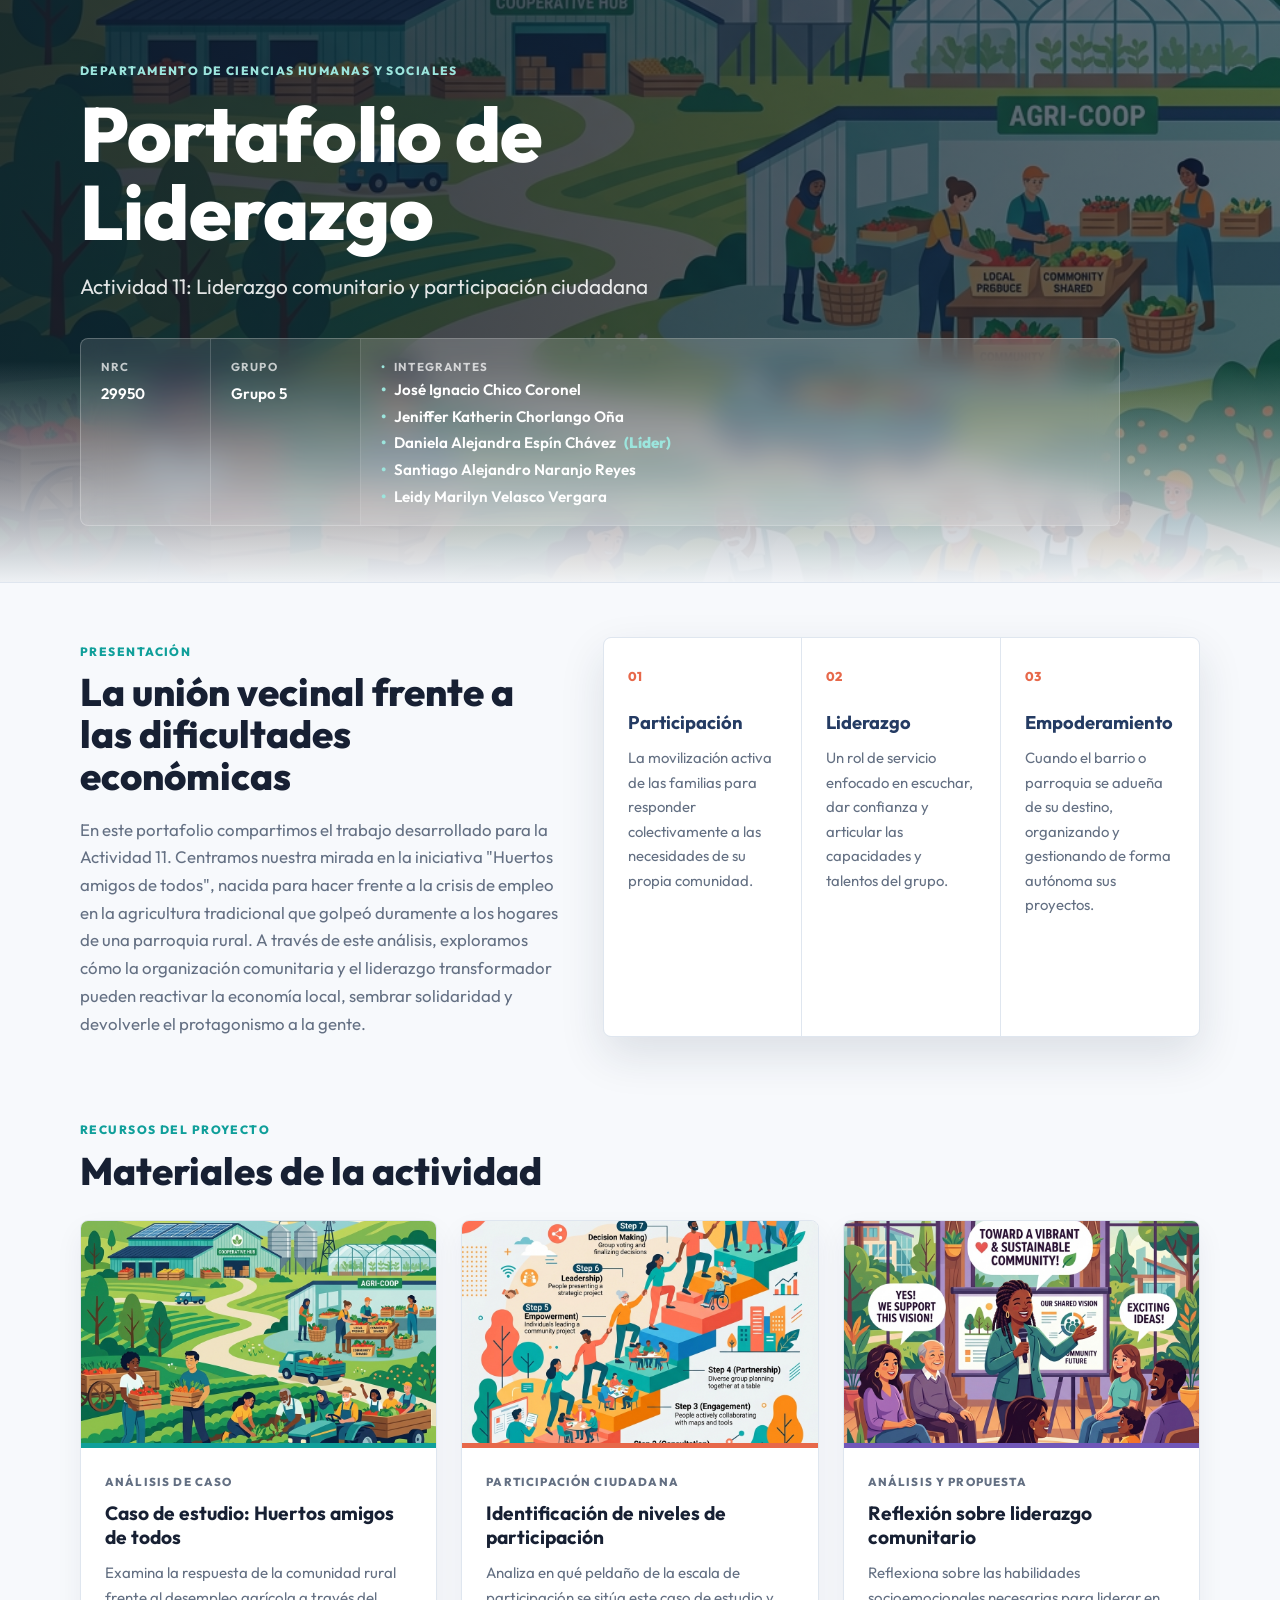
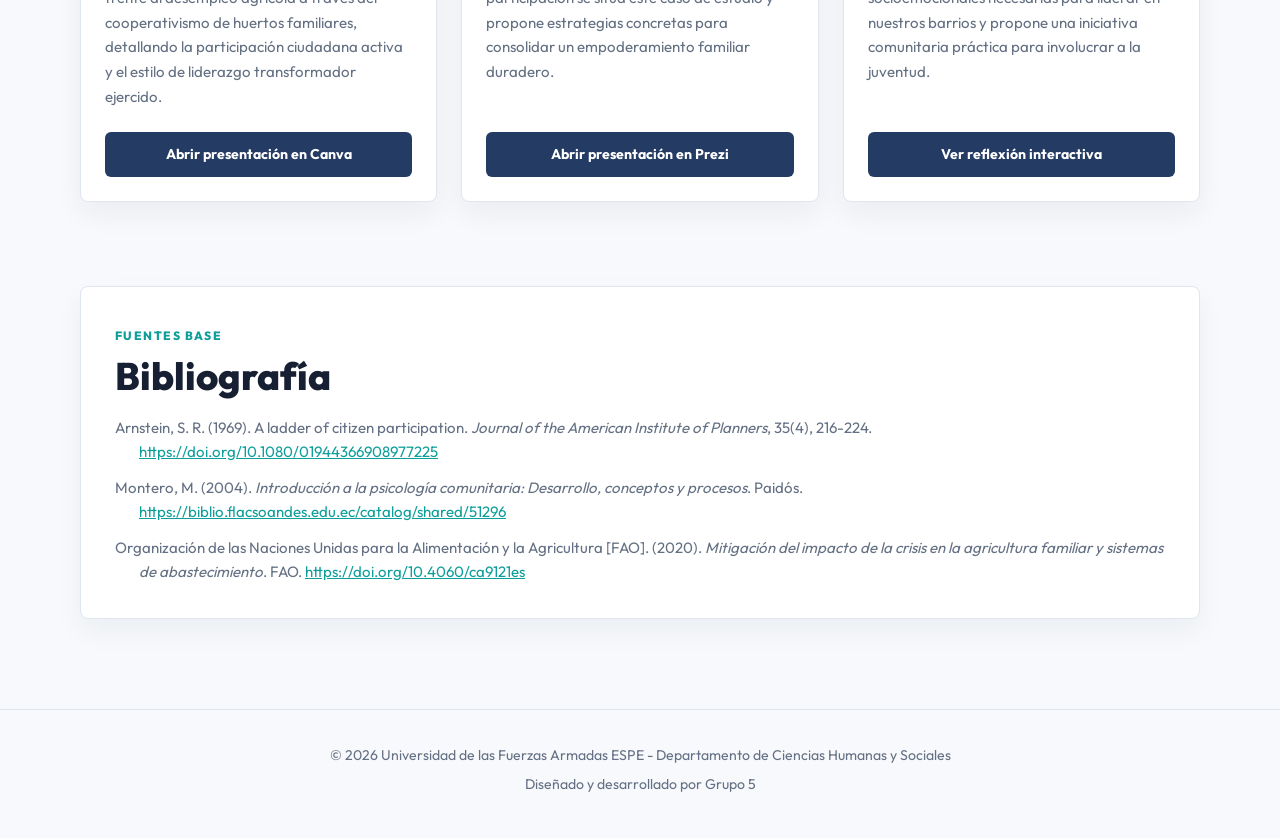
<file: index.html>
<!DOCTYPE html>
<html lang="es">
<head>
    <meta charset="UTF-8">
    <meta name="viewport" content="width=device-width, initial-scale=1.0">
    <title>Portafolio de Liderazgo - Actividad 11</title>
    <link rel="preconnect" href="https://fonts.googleapis.com">
    <link rel="preconnect" href="https://fonts.gstatic.com" crossorigin>
    <link href="https://fonts.googleapis.com/css2?family=Outfit:wght@300;400;500;600;700;800&display=swap" rel="stylesheet">
    <link rel="stylesheet" href="styles.css">
</head>
<body>
    <header class="hero">
        <div class="hero-overlay"></div>
        <div class="hero-content">
            <span class="badge">Departamento de Ciencias Humanas y Sociales</span>
            <h1 class="main-title">Portafolio de Liderazgo</h1>
            <p class="subtitle">Actividad 11: Liderazgo comunitario y participación ciudadana</p>

            <div class="project-meta" aria-label="Datos del proyecto">
                <div class="meta-item">
                    <span class="meta-label">NRC</span>
                    <strong>29950</strong>
                </div>
                <div class="meta-item">
                    <span class="meta-label">Grupo</span>
                    <strong>Grupo 5</strong>
                </div>
                <div class="meta-item meta-members">
                    <span class="meta-label">Integrantes</span>
                    <strong>
                        <span>José Ignacio Chico Coronel</span>
                        <span>Jeniffer Katherin Chorlango Oña</span>
                        <span>Daniela Alejandra Espín Chávez <em>(Líder)</em></span>
                        <span>Santiago Alejandro Naranjo Reyes</span>
                        <span>Leidy Marilyn Velasco Vergara</span>
                    </strong>
                </div>
            </div>
        </div>
    </header>

    <main>
        <section class="intro-section fade-in">
            <div class="intro-copy">
                <span class="section-kicker">Presentación</span>
                <h2>La unión vecinal frente a las dificultades económicas</h2>
                <p>
                    En este portafolio compartimos el trabajo desarrollado para la Actividad 11. Centramos nuestra mirada en la iniciativa "Huertos amigos de todos", nacida para hacer frente a la crisis de empleo en la agricultura tradicional que golpeó duramente a los hogares de una parroquia rural. A través de este análisis, exploramos cómo la organización comunitaria y el liderazgo transformador pueden reactivar la economía local, sembrar solidaridad y devolverle el protagonismo a la gente.
                </p>
            </div>
            <div class="insight-strip" aria-label="Síntesis de ideas principales">
                <article>
                    <span>01</span>
                    <strong>Participación</strong>
                    <p>La movilización activa de las familias para responder colectivamente a las necesidades de su propia comunidad.</p>
                </article>
                <article>
                    <span>02</span>
                    <strong>Liderazgo</strong>
                    <p>Un rol de servicio enfocado en escuchar, dar confianza y articular las capacidades y talentos del grupo.</p>
                </article>
                <article>
                    <span>03</span>
                    <strong>Empoderamiento</strong>
                    <p>Cuando el barrio o parroquia se adueña de su destino, organizando y gestionando de forma autónoma sus proyectos.</p>
                </article>
            </div>
        </section>

        <section class="gallery-section fade-in" aria-labelledby="recursos-title">
            <div class="section-heading">
                <div class="heading-text">
                    <span class="section-kicker">Recursos del proyecto</span>
                    <h2 id="recursos-title">Materiales de la actividad</h2>
                </div>
            </div>

            <div class="cards-grid">
                <article class="card theme-case">
                    <img src="assets/analisis_caso.png" alt="Huertos amigos de todos - análisis de caso">
                    <div class="card-content">
                        <span class="card-category">Análisis de caso</span>
                        <h3>Caso de estudio: Huertos amigos de todos</h3>
                        <p>Examina la respuesta de la comunidad rural frente al desempleo agrícola a través del cooperativismo de huertos familiares, detallando la participación ciudadana activa y el estilo de liderazgo transformador ejercido.</p>
                        <a href="https://canva.link/lp347n2778goq2j" target="_blank" rel="noopener" class="btn-primary">Abrir presentación en Canva</a>
                    </div>
                </article>

                <article class="card theme-levels">
                    <img src="assets/niveles_participacion.png" alt="Niveles de participación comunitaria">
                    <div class="card-content">
                        <span class="card-category">Participación ciudadana</span>
                        <h3>Identificación de niveles de participación</h3>
                        <p>Analiza en qué peldaño de la escala de participación se sitúa este caso de estudio y propone estrategias concretas para consolidar un empoderamiento familiar duradero.</p>
                        <a href="https://prezi.com/view/fFzERnQOCliyj9FupO9U/?referral_token=-t4MgnlnB3FN" target="_blank" rel="noopener" class="btn-primary">Abrir presentación en Prezi</a>
                    </div>
                </article>

                <article class="card theme-reflection">
                    <img src="assets/reflexion_liderazgo.png" alt="Reflexión sobre liderazgo y desarrollo local">
                    <div class="card-content">
                        <span class="card-category">Análisis y Propuesta</span>
                        <h3>Reflexión sobre liderazgo comunitario</h3>
                        <p>Reflexiona sobre las habilidades socioemocionales necesarias para liderar en nuestros barrios y propone una iniciativa comunitaria práctica para involucrar a la juventud.</p>
                        <a href="reflexion_liderazgo.html" class="btn-primary">Ver reflexión interactiva</a>
                    </div>
                </article>
            </div>
        </section>

        <section class="bib-section fade-in" aria-labelledby="bibliografia-title">
            <div class="bib-card">
                <span class="section-kicker">Fuentes base</span>
                <h2 id="bibliografia-title">Bibliografía</h2>
                <ul class="bib-list">
                    <li>Arnstein, S. R. (1969). A ladder of citizen participation. <em>Journal of the American Institute of Planners</em>, 35(4), 216-224. <a href="https://doi.org/10.1080/01944366908977225" target="_blank" rel="noopener" style="color: var(--teal); text-decoration: underline;">https://doi.org/10.1080/01944366908977225</a></li>
                    <li>Montero, M. (2004). <em>Introducción a la psicología comunitaria: Desarrollo, conceptos y procesos</em>. Paidós. <a href="https://biblio.flacsoandes.edu.ec/catalog/shared/51296" target="_blank" rel="noopener" style="color: var(--teal); text-decoration: underline;">https://biblio.flacsoandes.edu.ec/catalog/shared/51296</a></li>
                    <li>Organización de las Naciones Unidas para la Alimentación y la Agricultura [FAO]. (2020). <em>Mitigación del impacto de la crisis en la agricultura familiar y sistemas de abastecimiento</em>. FAO. <a href="https://doi.org/10.4060/ca9121es" target="_blank" rel="noopener" style="color: var(--teal); text-decoration: underline;">https://doi.org/10.4060/ca9121es</a></li>
                </ul>
            </div>
        </section>
    </main>

    <footer>
        <p>© 2026 Universidad de las Fuerzas Armadas ESPE - Departamento de Ciencias Humanas y Sociales</p>
        <p>Diseñado y desarrollado por Grupo 5</p>
    </footer>

    <script src="script.js"></script>
</body>
</html>
</file>
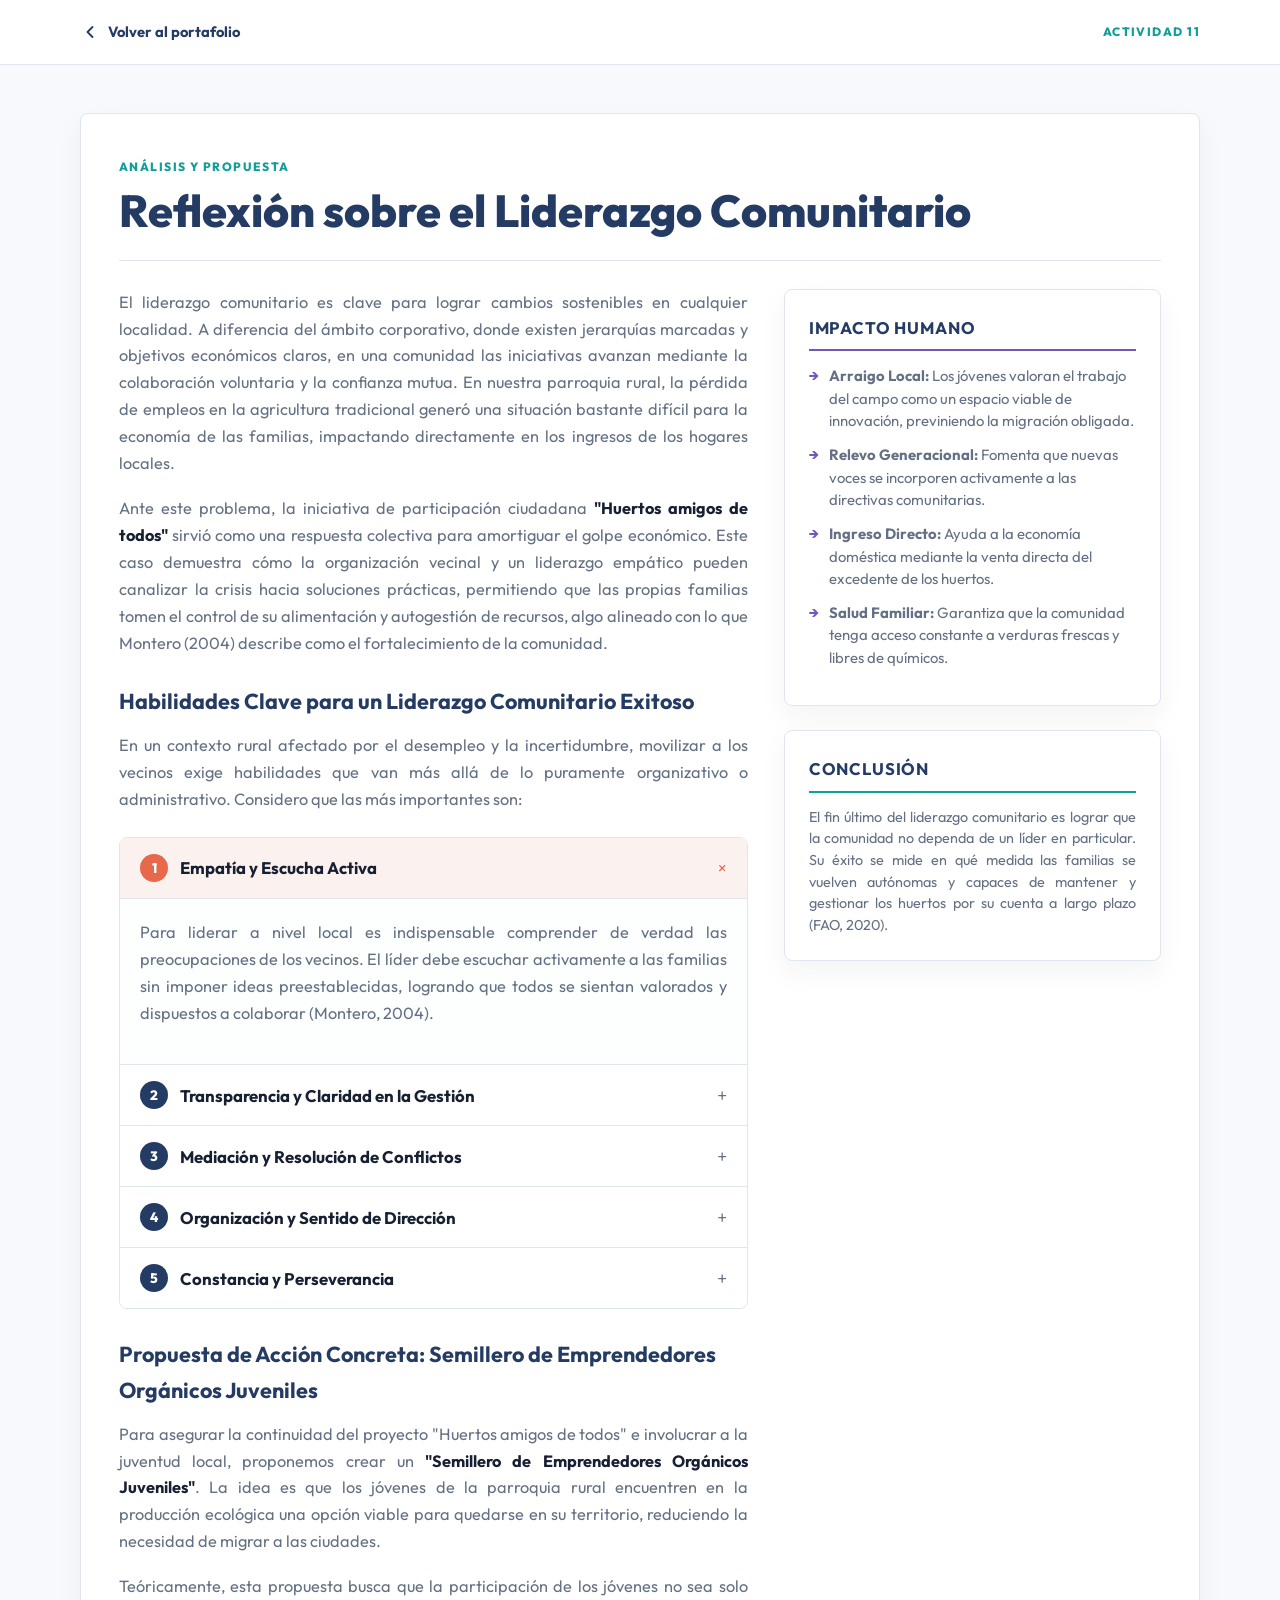
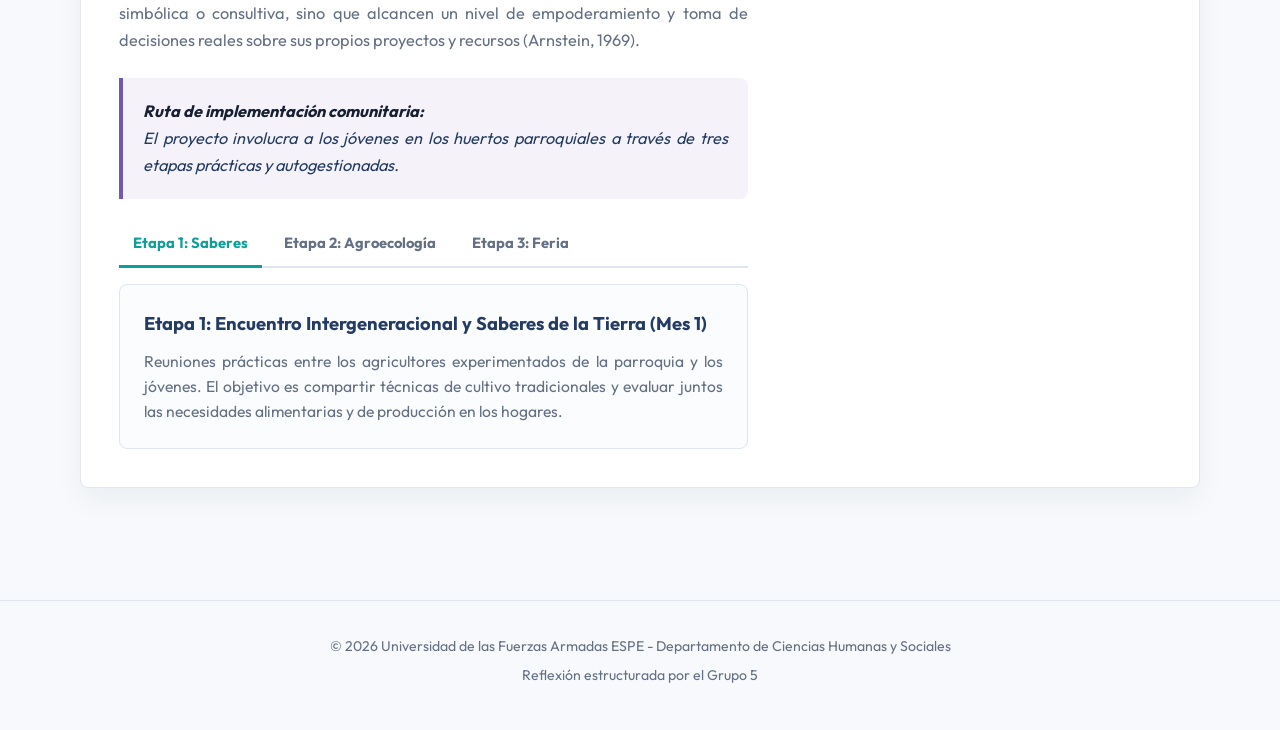
<file: reflexion_liderazgo.html>
<!DOCTYPE html>
<html lang="es">
<head>
    <meta charset="UTF-8">
    <meta name="viewport" content="width=device-width, initial-scale=1.0">
    <title>Reflexión sobre Liderazgo Comunitario</title>
    <link rel="preconnect" href="https://fonts.googleapis.com">
    <link rel="preconnect" href="https://fonts.gstatic.com" crossorigin>
    <link href="https://fonts.googleapis.com/css2?family=Outfit:wght@300;400;500;600;700;800&display=swap" rel="stylesheet">
    <link rel="stylesheet" href="styles.css">
</head>
<body>
    <nav class="topbar" aria-label="Navegación principal">
        <div class="topbar-inner">
            <a href="index.html" class="btn-back">
                <svg viewBox="0 0 24 24" fill="none" aria-hidden="true">
                    <path d="M15 18l-6-6 6-6" stroke="currentColor" stroke-width="2.2" stroke-linecap="round" stroke-linejoin="round"/>
                </svg>
                Volver al portafolio
            </a>
            <span class="section-kicker">Actividad 11</span>
        </div>
    </nav>

    <main class="page-shell detail-section">
        <div class="detail-card">
            <div class="detail-header">
                <span class="section-kicker">Análisis y Propuesta</span>
                <h1>Reflexión sobre el Liderazgo Comunitario</h1>
            </div>

            <div class="detail-layout">
                <div class="rich-content">
                    <p>
                        El liderazgo comunitario es clave para lograr cambios sostenibles en cualquier localidad. A diferencia del ámbito corporativo, donde existen jerarquías marcadas y objetivos económicos claros, en una comunidad las iniciativas avanzan mediante la colaboración voluntaria y la confianza mutua. En nuestra parroquia rural, la pérdida de empleos en la agricultura tradicional generó una situación bastante difícil para la economía de las familias, impactando directamente en los ingresos de los hogares locales. 
                    </p>
                    <p>
                        Ante este problema, la iniciativa de participación ciudadana <strong>"Huertos amigos de todos"</strong> sirvió como una respuesta colectiva para amortiguar el golpe económico. Este caso demuestra cómo la organización vecinal y un liderazgo empático pueden canalizar la crisis hacia soluciones prácticas, permitiendo que las propias familias tomen el control de su alimentación y autogestión de recursos, algo alineado con lo que Montero (2004) describe como el fortalecimiento de la comunidad.
                    </p>

                    <h3>Habilidades Clave para un Liderazgo Comunitario Exitoso</h3>
                    <p>
                        En un contexto rural afectado por el desempleo y la incertidumbre, movilizar a los vecinos exige habilidades que van más allá de lo puramente organizativo o administrativo. Considero que las más importantes son:
                    </p>

                    <div class="interactive-ladder">
                        <div class="ladder-step active-step">
                            <button class="ladder-header" aria-expanded="true">
                                <span class="ladder-title">
                                    <span class="ladder-num">1</span>
                                    <strong>Empatía y Escucha Activa</strong>
                                </span>
                                <span class="ladder-icon">+</span>
                            </button>
                            <div class="ladder-body">
                                <p>Para liderar a nivel local es indispensable comprender de verdad las preocupaciones de los vecinos. El líder debe escuchar activamente a las familias sin imponer ideas preestablecidas, logrando que todos se sientan valorados y dispuestos a colaborar (Montero, 2004).</p>
                            </div>
                        </div>

                        <div class="ladder-step">
                            <button class="ladder-header" aria-expanded="false">
                                <span class="ladder-title">
                                    <span class="ladder-num">2</span>
                                    <strong>Transparencia y Claridad en la Gestión</strong>
                                </span>
                                <span class="ladder-icon">+</span>
                            </button>
                            <div class="ladder-body">
                                <p>En proyectos colectivos como el de los huertos, la desconfianza puede disolver el grupo rápidamente. El líder debe mantener informados a todos sobre el manejo de semillas, herramientas o la repartición de las cosechas, evitando rumores y malentendidos (FAO, 2020).</p>
                            </div>
                        </div>

                        <div class="ladder-step">
                            <button class="ladder-header" aria-expanded="false">
                                <span class="ladder-title">
                                    <span class="ladder-num">3</span>
                                    <strong>Mediación y Resolución de Conflictos</strong>
                                </span>
                                <span class="ladder-icon">+</span>
                            </button>
                            <div class="ladder-body">
                                <p>En cualquier grupo humano surgen desacuerdos (por ejemplo, sobre los turnos de riego o la distribución de tareas). El líder debe actuar como un mediador justo y neutral, facilitando conversaciones que prioricen el bienestar general de la comunidad.</p>
                            </div>
                        </div>

                        <div class="ladder-step">
                            <button class="ladder-header" aria-expanded="false">
                                <span class="ladder-title">
                                    <span class="ladder-num">4</span>
                                    <strong>Organización y Sentido de Dirección</strong>
                                </span>
                                <span class="ladder-icon">+</span>
                            </button>
                            <div class="ladder-body">
                                <p>Frente a una crisis, la dispersión es común. El líder debe ayudar a estructurar el trabajo diario de forma clara (quién prepara el suelo, quién hace el abono, quién gestiona las ventas) para que el esfuerzo de todos apunte a metas realizables a mediano plazo (FAO, 2020).</p>
                            </div>
                        </div>

                        <div class="ladder-step">
                            <button class="ladder-header" aria-expanded="false">
                                <span class="ladder-title">
                                    <span class="ladder-num">5</span>
                                    <strong>Constancia y Perseverancia</strong>
                                </span>
                                <span class="ladder-icon">+</span>
                            </button>
                            <div class="ladder-body">
                                <p>Los procesos comunitarios suelen ser lentos y a veces enfrentan trabas externas o desinterés temporal de los propios participantes. Mantener la constancia y la motivación es vital para que los proyectos no queden a medio camino.</p>
                            </div>
                        </div>
                    </div>

                    <h3>Propuesta de Acción Concreta: Semillero de Emprendedores Orgánicos Juveniles</h3>
                    <p>
                        Para asegurar la continuidad del proyecto "Huertos amigos de todos" e involucrar a la juventud local, proponemos crear un <strong>"Semillero de Emprendedores Orgánicos Juveniles"</strong>. La idea es que los jóvenes de la parroquia rural encuentren en la producción ecológica una opción viable para quedarse en su territorio, reduciendo la necesidad de migrar a las ciudades.
                    </p>
                    <p>
                        Teóricamente, esta propuesta busca que la participación de los jóvenes no sea solo simbólica o consultiva, sino que alcancen un nivel de empoderamiento y toma de decisiones reales sobre sus propios proyectos y recursos (Arnstein, 1969).
                    </p>
                    
                    <div class="highlight-block theme-reflection">
                        <p>
                            <strong>Ruta de implementación comunitaria:</strong>
                            <br>El proyecto involucra a los jóvenes en los huertos parroquiales a través de tres etapas prácticas y autogestionadas.
                        </p>
                    </div>

                    <div class="stage-tabs">
                        <button class="tab-btn active-tab" data-tab="etapa1">Etapa 1: Saberes</button>
                        <button class="tab-btn" data-tab="etapa2">Etapa 2: Agroecología</button>
                        <button class="tab-btn" data-tab="etapa3">Etapa 3: Feria</button>
                    </div>

                    <div id="etapa1" class="tab-content active-content">
                        <h4>Etapa 1: Encuentro Intergeneracional y Saberes de la Tierra (Mes 1)</h4>
                        <p>Reuniones prácticas entre los agricultores experimentados de la parroquia y los jóvenes. El objetivo es compartir técnicas de cultivo tradicionales y evaluar juntos las necesidades alimentarias y de producción en los hogares.</p>
                    </div>

                    <div id="etapa2" class="tab-content">
                        <h4>Etapa 2: Agroecología y Liderazgo Digital (Mes 2)</h4>
                        <p>Capacitaciones sencillas sobre abonos orgánicos, optimización del riego y el uso de redes sociales para promover los productos locales entre los vecinos del cantón.</p>
                    </div>

                    <div id="etapa3" class="tab-content">
                        <h4>Etapa 3: "De la Parcela a la Mesa" - Feria y Canastas (Mes 3)</h4>
                        <p>Los jóvenes organizan de forma autónoma una feria periódica de venta directa y preparan canastas de hortalizas para entregar a domicilio, logrando ingresos directos para las familias de los huertos.</p>
                    </div>
                </div>

                <div class="sidebar-panel">
                    <div class="side-card theme-reflection">
                        <h4>Impacto Humano</h4>
                        <ul class="side-list">
                            <li><strong>Arraigo Local:</strong> Los jóvenes valoran el trabajo del campo como un espacio viable de innovación, previniendo la migración obligada.</li>
                            <li><strong>Relevo Generacional:</strong> Fomenta que nuevas voces se incorporen activamente a las directivas comunitarias.</li>
                            <li><strong>Ingreso Directo:</strong> Ayuda a la economía doméstica mediante la venta directa del excedente de los huertos.</li>
                            <li><strong>Salud Familiar:</strong> Garantiza que la comunidad tenga acceso constante a verduras frescas y libres de químicos.</li>
                        </ul>
                    </div>

                    <div class="side-card">
                        <h4>Conclusión</h4>
                        <p style="font-size: 0.9rem; color: var(--muted); line-height: 1.5; text-align: justify;">
                            El fin último del liderazgo comunitario es lograr que la comunidad no dependa de un líder en particular. Su éxito se mide en qué medida las familias se vuelven autónomas y capaces de mantener y gestionar los huertos por su cuenta a largo plazo (FAO, 2020).
                        </p>
                    </div>
                </div>
            </div>
        </div>
    </main>

    <footer>
        <p>© 2026 Universidad de las Fuerzas Armadas ESPE - Departamento de Ciencias Humanas y Sociales</p>
        <p>Reflexión estructurada por el Grupo 5</p>
    </footer>

    <script src="script.js"></script>
</body>
</html>
</file>
<file: styles.css>
:root {
    --ink: #172033;
    --muted: #647083;
    --paper: #f7f9fc;
    --panel: #ffffff;
    --line: #dfe6ef;
    --navy: #243b63;
    --teal: #0f9f9a;
    --coral: #e7684a;
    --violet: #7157b8;
    --gold: #d99a25;
    --shadow: 0 18px 45px rgba(26, 40, 68, 0.12);
    --radius: 8px;
}

* {
    box-sizing: border-box;
    margin: 0;
    padding: 0;
}

body {
    background: var(--paper);
    color: var(--ink);
    font-family: 'Outfit', sans-serif;
    line-height: 1.65;
    -webkit-font-smoothing: antialiased;
}

/* Header & Hero */
.hero {
    min-height: 540px;
    position: relative;
    display: grid;
    align-items: end;
    padding: 56px 24px;
    overflow: hidden;
    background:
        linear-gradient(90deg, rgba(14, 24, 40, 0.85), rgba(14, 24, 40, 0.6)),
        url("assets/analisis_caso.png") center / cover no-repeat;
    color: #fff;
    border-bottom: 1px solid var(--line);
}

.hero-overlay {
    position: absolute;
    inset: auto 0 0;
    height: 38%;
    background: linear-gradient(180deg, transparent, rgba(247, 249, 252, 0.96));
    pointer-events: none;
}

.hero-content {
    position: relative;
    z-index: 1;
    width: min(1120px, 100%);
    margin: 0 auto;
}

.badge,
.section-kicker {
    display: inline-flex;
    align-items: center;
    color: var(--teal);
    font-size: 0.75rem;
    font-weight: 800;
    letter-spacing: 0.12em;
    text-transform: uppercase;
}

.badge {
    color: #9ce5dd;
    margin-bottom: 14px;
}

.main-title {
    max-width: 800px;
    font-size: clamp(2.4rem, 6.5vw, 4.8rem);
    font-weight: 800;
    line-height: 1.02;
    letter-spacing: -0.01em;
}

.subtitle {
    max-width: 680px;
    margin-top: 18px;
    color: rgba(255, 255, 255, 0.88);
    font-size: clamp(1.05rem, 2vw, 1.3rem);
    font-weight: 400;
}

/* Metadata Badge Panel */
.project-meta {
    width: min(1040px, 100%);
    margin-top: 34px;
    display: grid;
    grid-template-columns: 130px 150px minmax(0, 1fr);
    border: 1px solid rgba(255, 255, 255, 0.24);
    background: rgba(255, 255, 255, 0.12);
    backdrop-filter: blur(14px);
    border-radius: var(--radius);
    overflow: hidden;
}

.meta-item {
    padding: 18px 20px;
    border-right: 1px solid rgba(255, 255, 255, 0.18);
}

.meta-item:last-child {
    border-right: 0;
}

.meta-label {
    display: block;
    margin-bottom: 4px;
    color: rgba(255, 255, 255, 0.72);
    font-size: 0.72rem;
    font-weight: 700;
    letter-spacing: 0.1em;
    text-transform: uppercase;
}

.meta-item strong {
    font-size: 0.95rem;
    font-weight: 600;
}

.meta-members {
    background: rgba(255, 255, 255, 0.08);
}

.meta-members strong {
    display: flex;
    flex-direction: column;
    gap: 7px;
    font-size: 0.95rem;
    line-height: 1.3;
}

.meta-members span {
    display: flex;
    align-items: baseline;
    gap: 8px;
}

.meta-members span::before {
    content: "•";
    color: #9ce5dd;
    font-weight: 800;
}

.meta-members em {
    color: #9ce5dd;
    font-style: normal;
    font-weight: 800;
}

/* Structure and Layout */
main {
    position: relative;
    z-index: 2;
}

.intro-section,
.gallery-section,
.bib-section,
.detail-section {
    width: min(1120px, calc(100% - 40px));
    margin: 0 auto;
}

.intro-section {
    display: grid;
    grid-template-columns: minmax(0, 0.9fr) minmax(0, 1.1fr);
    gap: 34px;
    padding: 54px 0 36px;
}

.intro-copy h2,
.section-heading h2,
.bib-card h2,
.detail-card h2 {
    margin-top: 8px;
    color: var(--ink);
    font-size: clamp(1.8rem, 3vw, 2.5rem);
    line-height: 1.1;
    font-weight: 800;
}

.intro-copy p {
    margin-top: 18px;
    color: var(--muted);
    font-size: 1.05rem;
}

/* Insight Strip */
.insight-strip {
    display: grid;
    grid-template-columns: repeat(3, 1fr);
    gap: 1px;
    overflow: hidden;
    border: 1px solid var(--line);
    border-radius: var(--radius);
    background: var(--line);
    box-shadow: var(--shadow);
}

.insight-strip article {
    min-height: 190px;
    padding: 24px;
    background: var(--panel);
}

.insight-strip span {
    color: var(--coral);
    font-weight: 800;
    font-size: 0.8rem;
}

.insight-strip strong {
    display: block;
    margin-top: 20px;
    font-size: 1.15rem;
    font-weight: 700;
    color: var(--navy);
}

.insight-strip p {
    margin-top: 8px;
    color: var(--muted);
    font-size: 0.93rem;
}

/* Gallery / Cards */
.gallery-section {
    padding: 42px 0;
}

.section-heading {
    display: flex;
    align-items: end;
    justify-content: space-between;
    gap: 28px;
    margin-bottom: 28px;
}

.cards-grid {
    display: grid;
    grid-template-columns: repeat(3, minmax(0, 1fr));
    gap: 24px;
}

.card {
    display: flex;
    min-height: 100%;
    flex-direction: column;
    overflow: hidden;
    border: 1px solid var(--line);
    border-radius: var(--radius);
    background: var(--panel);
    box-shadow: 0 12px 28px rgba(26, 40, 68, 0.06);
    transition: transform 0.25s ease, box-shadow 0.25s ease;
}

.card:hover {
    transform: translateY(-6px);
    box-shadow: var(--shadow);
}

.card img {
    width: 100%;
    aspect-ratio: 16 / 10;
    object-fit: cover;
}

.card-content {
    display: flex;
    flex: 1;
    flex-direction: column;
    padding: 24px;
    border-top: 5px solid var(--navy);
}

.theme-case .card-content { border-color: var(--teal); }
.theme-levels .card-content { border-color: var(--coral); }
.theme-reflection .card-content { border-color: var(--violet); }

.card-category {
    color: var(--muted);
    font-size: 0.72rem;
    font-weight: 800;
    letter-spacing: 0.1em;
    text-transform: uppercase;
}

.card h3 {
    margin-top: 10px;
    color: var(--ink);
    font-size: 1.2rem;
    font-weight: 700;
    line-height: 1.25;
}

.card p {
    margin: 12px 0 22px;
    color: var(--muted);
    font-size: 0.94rem;
}

.btn-primary {
    display: inline-flex;
    align-items: center;
    justify-content: center;
    min-height: 44px;
    margin-top: auto;
    padding: 11px 20px;
    border: 0;
    border-radius: 6px;
    background: var(--navy);
    color: #fff;
    font-family: inherit;
    font-size: 0.88rem;
    font-weight: 700;
    text-decoration: none;
    transition: background 0.2s ease, transform 0.2s ease;
}

.btn-primary:hover {
    background: #162944;
}

/* Bibliography & Citations */
.bib-section {
    padding: 42px 0;
}

.bib-card {
    border: 1px solid var(--line);
    border-radius: var(--radius);
    background: var(--panel);
    padding: 34px;
    box-shadow: 0 12px 28px rgba(26, 40, 68, 0.05);
}

.bib-list {
    margin-top: 18px;
    list-style: none;
}

.bib-list li {
    padding-left: 24px;
    text-indent: -24px;
    color: var(--muted);
    font-size: 0.94rem;
    line-height: 1.6;
}

.bib-list li + li {
    margin-top: 12px;
}

/* Subpage Specific Layouts */
.topbar {
    border-bottom: 1px solid var(--line);
    background: rgba(255, 255, 255, 0.9);
    backdrop-filter: blur(12px);
    position: sticky;
    top: 0;
    z-index: 100;
}

.topbar-inner {
    width: min(1120px, calc(100% - 40px));
    margin: 0 auto;
    min-height: 64px;
    display: flex;
    align-items: center;
    justify-content: space-between;
    gap: 18px;
}

.btn-back {
    display: inline-flex;
    align-items: center;
    gap: 8px;
    color: var(--navy);
    font-weight: 700;
    text-decoration: none;
    font-size: 0.92rem;
    transition: color 0.2s ease;
}

.btn-back:hover {
    color: var(--teal);
}

.btn-back svg {
    width: 20px;
    height: 20px;
    transition: transform 0.2s ease;
}

.btn-back:hover svg {
    transform: translateX(-4px);
}

.page-shell {
    padding: 48px 0 64px;
}

.detail-layout {
    display: grid;
    grid-template-columns: minmax(0, 1.25fr) minmax(320px, 0.75fr);
    gap: 36px;
    margin-top: 28px;
}

.detail-card {
    border: 1px solid var(--line);
    border-radius: var(--radius);
    background: var(--panel);
    padding: 38px;
    box-shadow: 0 12px 28px rgba(26, 40, 68, 0.05);
}

.detail-header {
    border-bottom: 1px solid var(--line);
    padding-bottom: 24px;
    margin-bottom: 28px;
}

.detail-header h1 {
    font-size: clamp(2rem, 4vw, 2.8rem);
    font-weight: 800;
    line-height: 1.1;
    color: var(--navy);
    margin-top: 8px;
}

.rich-content h3 {
    margin: 28px 0 12px;
    color: var(--navy);
    font-size: 1.35rem;
    font-weight: 700;
}

.rich-content p {
    color: var(--muted);
    margin-bottom: 18px;
    font-size: 1.02rem;
    text-align: justify;
}

.rich-content ul,
.rich-content ol {
    margin: 16px 0 24px 24px;
    color: var(--muted);
    font-size: 1.02rem;
}

.rich-content li {
    margin-bottom: 10px;
}

.rich-content strong {
    color: var(--ink);
}

/* Sidebar Details */
.sidebar-panel {
    display: flex;
    flex-direction: column;
    gap: 24px;
}

.side-card {
    border: 1px solid var(--line);
    border-radius: var(--radius);
    background: var(--panel);
    padding: 24px;
    box-shadow: 0 12px 28px rgba(26, 40, 68, 0.05);
}

.side-card h4 {
    color: var(--navy);
    font-size: 1.05rem;
    margin-bottom: 14px;
    border-bottom: 2px solid var(--teal);
    padding-bottom: 8px;
    text-transform: uppercase;
    letter-spacing: 0.05em;
}

.side-card.theme-levels h4 { border-color: var(--coral); }
.side-card.theme-reflection h4 { border-color: var(--violet); }

.side-list {
    list-style: none;
}

.side-list li {
    position: relative;
    padding-left: 20px;
    color: var(--muted);
    font-size: 0.93rem;
    line-height: 1.5;
    margin-bottom: 12px;
}

.side-list li::before {
    content: "→";
    position: absolute;
    left: 0;
    color: var(--teal);
    font-weight: 700;
}

.side-card.theme-levels .side-list li::before { color: var(--coral); }
.side-card.theme-reflection .side-list li::before { color: var(--violet); }

/* Highlight Block */
.highlight-block {
    background: #f0f5fa;
    border-left: 4px solid var(--teal);
    padding: 20px;
    border-radius: 0 var(--radius) var(--radius) 0;
    margin: 24px 0;
}

.highlight-block p {
    margin-bottom: 0 !important;
    font-style: italic;
    color: var(--navy) !important;
}

.highlight-block.theme-levels {
    background: #fbf2f0;
    border-left-color: var(--coral);
}

.highlight-block.theme-reflection {
    background: #f5f3f9;
    border-left-color: var(--violet);
}

/* Interactive Accordion/Tabs inside Levels Page */
.interactive-ladder {
    margin-top: 24px;
    border: 1px solid var(--line);
    border-radius: var(--radius);
    overflow: hidden;
}

.ladder-step {
    border-bottom: 1px solid var(--line);
    background: var(--panel);
}

.ladder-step:last-child {
    border-bottom: 0;
}

.ladder-header {
    width: 100%;
    background: none;
    border: 0;
    padding: 16px 20px;
    display: flex;
    align-items: center;
    justify-content: space-between;
    cursor: pointer;
    font-family: inherit;
    text-align: left;
    transition: background 0.2s ease;
}

.ladder-header:hover {
    background: #f7f9fc;
}

.ladder-title {
    display: flex;
    align-items: center;
    gap: 12px;
}

.ladder-num {
    background: var(--navy);
    color: #fff;
    width: 28px;
    height: 28px;
    border-radius: 50%;
    display: grid;
    place-items: center;
    font-size: 0.85rem;
    font-weight: 800;
}

.ladder-step.active-step .ladder-num {
    background: var(--coral);
}

.ladder-step.active-step .ladder-header {
    background: #fbf2f0;
}

.ladder-header strong {
    font-size: 1.05rem;
    color: var(--ink);
}

.ladder-icon {
    font-size: 1.2rem;
    font-weight: 300;
    color: var(--muted);
    transition: transform 0.2s ease;
}

.ladder-step.active-step .ladder-icon {
    transform: rotate(45deg);
    color: var(--coral);
}

.ladder-body {
    display: none;
    padding: 20px;
    border-top: 1px solid var(--line);
    background: #fdfefe;
}

.ladder-step.active-step .ladder-body {
    display: block;
}

/* Footer */
footer {
    margin-top: 48px;
    padding: 34px 20px 42px;
    border-top: 1px solid var(--line);
    color: var(--muted);
    text-align: center;
    font-size: 0.88rem;
}

footer p + p {
    margin-top: 6px;
}

/* Animations */
.fade-in {
    opacity: 0;
    transform: translateY(18px);
    transition: opacity 0.55s ease, transform 0.55s ease;
}

.fade-in.visible {
    opacity: 1;
    transform: translateY(0);
}

/* Responsiveness */
@media (max-width: 980px) {
    .hero {
        min-height: auto;
        padding-top: 96px;
    }

    .project-meta {
        grid-template-columns: 1fr;
        width: 100%;
    }

    .intro-section,
    .detail-layout {
        grid-template-columns: 1fr;
    }

    .meta-item {
        border-right: 0;
        border-bottom: 1px solid rgba(255, 255, 255, 0.18);
    }

    .meta-item:last-child {
        border-bottom: 0;
    }

    .cards-grid {
        grid-template-columns: 1fr;
    }
}

@media (max-width: 640px) {
    .hero {
        padding: 72px 18px 44px;
    }

    .intro-section,
    .gallery-section,
    .bib-section,
    .detail-section {
        width: min(100% - 28px, 1120px);
    }

    .section-heading {
        display: block;
    }

    .card-content,
    .bib-card,
    .detail-card {
        padding: 22px;
    }
    
    .insight-strip {
        grid-template-columns: 1fr;
    }
}

/* Tabbed Switcher for Semillero Stages */
.stage-tabs {
    display: flex;
    flex-wrap: wrap;
    gap: 8px;
    margin: 24px 0 16px;
    border-bottom: 2px solid var(--line);
    padding-bottom: 4px;
}

.tab-btn {
    border: 0;
    background: none;
    font-family: inherit;
    font-size: 0.92rem;
    font-weight: 700;
    color: var(--muted);
    padding: 10px 14px;
    cursor: pointer;
    position: relative;
    transition: color 0.2s ease, background 0.2s ease;
    border-radius: 4px 4px 0 0;
}

.tab-btn:hover {
    color: var(--navy);
    background: rgba(36, 59, 99, 0.04);
}

.tab-btn.active-tab {
    color: var(--teal);
}

.tab-btn.active-tab::after {
    content: "";
    position: absolute;
    bottom: -6px;
    left: 0;
    width: 100%;
    height: 3px;
    background: var(--teal);
}

.tab-content {
    display: none;
    animation: fadeInTab 0.35s ease;
    background: #fbfcfe;
    border: 1px solid var(--line);
    padding: 24px;
    border-radius: var(--radius);
    margin-top: 12px;
}

.tab-content.active-content {
    display: block;
}

.tab-content h4 {
    color: var(--navy);
    font-size: 1.15rem;
    margin-bottom: 10px;
}

.tab-content p {
    margin-bottom: 0 !important;
    font-size: 0.98rem;
    line-height: 1.6;
}

@keyframes fadeInTab {
    from { opacity: 0; transform: translateY(8px); }
    to { opacity: 1; transform: translateY(0); }
}
</file>
